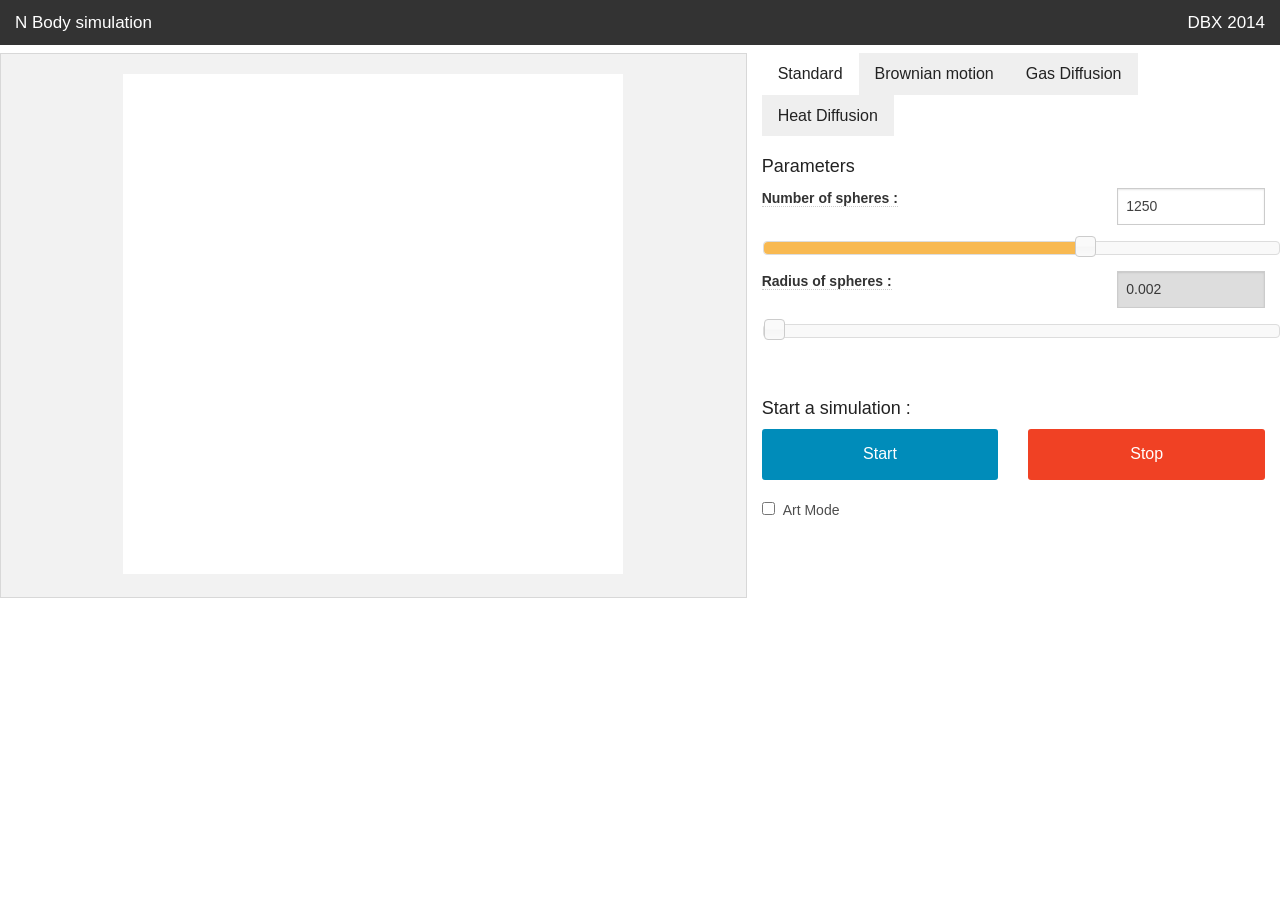
<file: index.html>
<!DOCTYPE html>
<html>
    <head>
		<meta http-equiv="Content-Type" content="text/html; charset=utf-8"/>
        <title>N-Body simulation</title>
		<script src="js/tools.js"></script>
<!---->
		<script src="js/queue.js"></script>
		 <script src="js/priorityQueue.js"></script>
		<script src="js/sphere.js"></script>
        <script src="js/FPSCounter.js"></script>
        <script src="js/logicalCore.js"></script>
       
        
		<script src="js/mainCanvas.js"></script>
<!---->
        <script src="https://ajax.googleapis.com/ajax/libs/jquery/1.11.0/jquery.min.js"></script>
        <script src="plugins/jquery-ui-1.10.4.custom/js/jquery-ui-1.10.4.custom.min.js"></script>
		<script src="plugins/foundation5.2.2/js/vendor/modernizr.js"></script>
		<script src="plugins/foundation5.2.2/js/foundation.min.js"></script>		
		<script src="plugins/foundation5.2.2/js/foundation/foundation.tooltip.js"></script>
		<script src="plugins/foundation5.2.2/js/foundation/foundation.alert.js"></script>
		
        <link href="plugins/jquery-ui-1.10.4.custom/css/ui-lightness/jquery-ui-1.10.4.custom.min.css" type="text/css" rel="stylesheet" />
        <link href="plugins/foundation5.2.2/css/foundation.min.css" type="text/css" rel="stylesheet" />
		<link href="css/NBody.css" type="text/css" rel="stylesheet" />
    </head>
    <body>
		<div class="fixed">
			<nav class="top-bar" data-topbar>
				<ul class="title-area">
					<li class="name">
						<h1><a href="#">N Body simulation</a></h1>
					</li>
				</ul>
				 <section class="top-bar-section">
					<ul class="right">
						<li class="name">
							<h1><a href="#">DBX 2014</a></h1>
						</li>
					</ul>
				</section>
			</nav>
		</div>
		<div class="row ">
			<div class="large-12 columns">
				<h1>  </h1>
			</div>
		</div>
		<div class="row">
			<div class="large-7 columns ">
				<div class="row text-center panel">
					<div class="large-12 columns">
						<canvas id="my_canvas" width="500" height="500">
							Canvas is not supported by your browser.
						</canvas>
					</div>
				</div>
			</div>
			<div class="large-5 columns">
				<dl class="tabs" data-tab>
					<dd id="standard" class="active"><a href="#panelStandard">Standard</a></dd>
					<dd id="brownian"><a href="#panelBrownian">Brownian motion</a></dd>
					<dd id="gasDiffusion"><a href="#panelGasDiffusion">Gas Diffusion</a></dd>
					<dd id="heatDiffusion"><a href="#panelHeatDiffusion">Heat Diffusion</a></dd>
				</dl>
			</div>
			<div class="large-5 columns">
				<div class="tabs-content ">
					<div class="content active" id="panelStandard">
						<div class="row ">
							<div class="large-12 columns">
								<h5> Parameters </h5>
							</div>
						</div>

						<div class="row">
							<label>
								<div class="large-8 columns">
									<span data-tooltip class="has-tip" title="Too many spheres won't fit in the area.">Number of spheres :</span>
								</div>
								<div class ="large-4  columns">	
									<input type="number" step="any" id="numberOfSphereDisplayNormal"/>	
								</div>
							</label>
						</div>
						<div class="row" style="padding-left : 1em; margin-bottom : 1em;">
							<div class="large-12 columns" >
								<div id="numberOfSpheresNormal" class="row"></div>
							</div>
						</div>
						
						<div class="row">
							<label>
								<div class="large-8 columns">
									<span data-tooltip class="has-tip" title="Too big spheres won't fit in the area.">Radius of spheres : </span>
								</div>
								<div class ="large-4  columns">	
									<input type="number" step="any" id="radiusDisplayNormal"/>
								</div>
							</label>
						</div>
						<div class="row" style="padding-left : 1em; margin-bottom : 1em;">
							<div class ="large-12 columns">
								<div id="radiusOfSpheresNormal" class="row"></div>
							</div>
						</div>
					</div>
					<div class="content" id="panelBrownian">
						<div class="row ">
							<div class="large-12 columns">
								<h5> Parameters </h5>
							</div>
						</div>
						<div class="row">
							<div class ="large-12 columns">
								<div id="infos" ></div>
							</div>
						</div>

						<div class="row">
							<label>
								<div class="large-8 columns">
									<span data-tooltip class="has-tip" title="Too many spheres won't fit in the area.">Number of spheres :</span>
								</div>
								<div class ="large-4  columns">	
									<input type="number" step="any" id="numberOfSphereDisplayBrownian"/>	
								</div>
							</label>
						</div>
						<div class="row" style="padding-left : 1em; margin-bottom : 1em;">
							<div class="large-12 columns" >
								<div id="numberOfSpheresBrownian" class="row"></div>
							</div>
						</div>
						
						<div class="row">
							<label>
								<div class="large-8 columns">
									<span data-tooltip class="has-tip" title="Too big spheres won't fit in the area.">Radius of spheres : </span>
								</div>
								<div class ="large-4  columns">	
									<input type="number" step="any" id="radiusDisplayBrownian"/>
								</div>
							</label>
						</div>
						<div class="row" style="padding-left : 1em; margin-bottom : 1em;">
							<div class ="large-12 columns">
								<div id="radiusOfSpheresBrownian" class="row"></div>
							</div>
						</div>
					</div>
					<div class="content" id="panelHeatDiffusion">
						<div class="row ">
							<div class="large-12 columns">
								<h5> Parameters </h5>
							</div>
						</div>
						<div class="row">
							<div class ="large-12 columns">
								<div id="infos" ></div>
							</div>
						</div>

						<div class="row">
							<label>
								<div class="large-8 columns">
									<span data-tooltip class="has-tip" title="Too many spheres won't fit in the area.">Number of spheres :</span>
								</div>
								<div class ="large-4  columns">	
									<input type="number" step="any" id="numberOfSphereDisplayHeatDiffusion"/>	
								</div>
							</label>
						</div>
						<div class="row" style="padding-left : 1em; margin-bottom : 1em;">
							<div class="large-12 columns" >
								<div id="numberOfSpheresHeatDiffusion" class="row"></div>
							</div>
						</div>
						
						<div class="row">
							<label>
								<div class="large-8 columns">
									<span data-tooltip class="has-tip" title="Too big spheres won't fit in the area.">Radius of spheres : </span>
								</div>
								<div class ="large-4  columns">	
									<input type="number" step="any" id="radiusDisplayHeatDiffusion"/>
								</div>
							</label>
						</div>
						<div class="row" style="padding-left : 1em; margin-bottom : 1em;">
							<div class ="large-12 columns">
								<div id="radiusOfSpheresHeatDiffusion" class="row"></div>
							</div>
						</div>
						<div class="row">
							<label>
								<div class="large-8 columns">
									<span data-tooltip class="has-tip" title="The bigger the difference, the more visible the effects">Left Temperature : </span>
								</div>
								<div class ="large-4  columns">	
									<input type="number" step="any" id="leftTemperatureDisplayHeatDiffusion"/>
								</div>
							</label>
						</div>
						<div class="row" style="padding-left : 1em; margin-bottom : 1em;">
							<div class ="large-12 columns">
								<div id="leftTemperatureHeatDiffusion" class="row"></div>
							</div>
						</div>
						<div class="row">
							<label>
								<div class="large-8 columns">
									<span data-tooltip class="has-tip" title="The bigger the difference, the more visible the effects">Right Temperature : </span>
								</div>
								<div class ="large-4  columns">	
									<input type="number" step="any" id="rightTemperatureDisplayHeatDiffusion"/>
								</div>
							</label>
						</div>
						<div class="row" style="padding-left : 1em; margin-bottom : 1em;">
							<div class ="large-12 columns">
								<div id="rightTemperatureHeatDiffusion" class="row"></div>
							</div>
						</div>
					</div>
					<div class="content" id="panelGasDiffusion">
						<div class="row ">
							<div class="large-12 columns">
								<h5> Parameters </h5>
							</div>
						</div>
						<div class="row">
							<div class ="large-12 columns">
								<div id="infos" ></div>
							</div>
						</div>

						<div class="row">
							<label>
								<div class="large-8 columns">
									<span data-tooltip class="has-tip" title="Too many spheres won't fit in the area.">Number of spheres :</span>
								</div>
								<div class ="large-4  columns">	
									<input type="number" step="any" id="numberOfSphereDisplayGasDiffusion"/>	
								</div>
							</label>
						</div>
						<div class="row" style="padding-left : 1em; margin-bottom : 1em;">
							<div class="large-12 columns" >
								<div id="numberOfSpheresGasDiffusion" class="row"></div>
							</div>
						</div>
						
						<div class="row">
							<label>
								<div class="large-8 columns">
									<span data-tooltip class="has-tip" title="Too big spheres won't fit in the area.">Radius of spheres : </span>
								</div>
								<div class ="large-4  columns">	
									<input type="number" step="any" id="radiusDisplayGasDiffusion"/>
								</div>
							</label>
						</div>
						<div class="row" style="padding-left : 1em; margin-bottom : 1em;">
							<div class ="large-12 columns">
								<div id="radiusOfSpheresGasDiffusion" class="row"></div>
							</div>
						</div>
						<div class="row">
							<label>
								<div class="large-8 columns">
									<span data-tooltip class="has-tip" title="Speed too high may require too much computation.">Mean Velocity : </span>
								</div>
								<div class ="large-4  columns">	
									<input type="number" step="any" id="velocityDisplayGasDiffusion"/>
								</div>
							</label>
						</div>
						<div class="row" style="padding-left : 1em; margin-bottom : 1em;">
							<div class ="large-12 columns">
								<div id="velocityGasDiffusion" class="row"></div>
							</div>
						</div>
					</div>
				</div>
				<div class="row">
					<div class ="large-12 columns">
						<h5>Start a simulation :</h5>
					</div>
				</div>
				<div class="row">
					<div class ="small-6 columns">
						<button id="startButton" class="radius button expand" >Start</button>
					</div>
					<div class ="small-6 columns">
						<button id="stopSimulation" class="radius button expand alert" onclick="">Stop</button>
					</div>
				</div>
				<div class="row">
					<div class ="large-6 columns end">
						<input id="art_mod" type="checkbox"><label for="art_mod">Art Mode</label>
					</div>
				</div>
			</div>
		</div>
		<div id="temp_messages_on_top">	
		</div>
	</body>
<script src="js/buildGUI.js"></script>
<script>
	$(document).foundation();
</script>
</html>
</file>
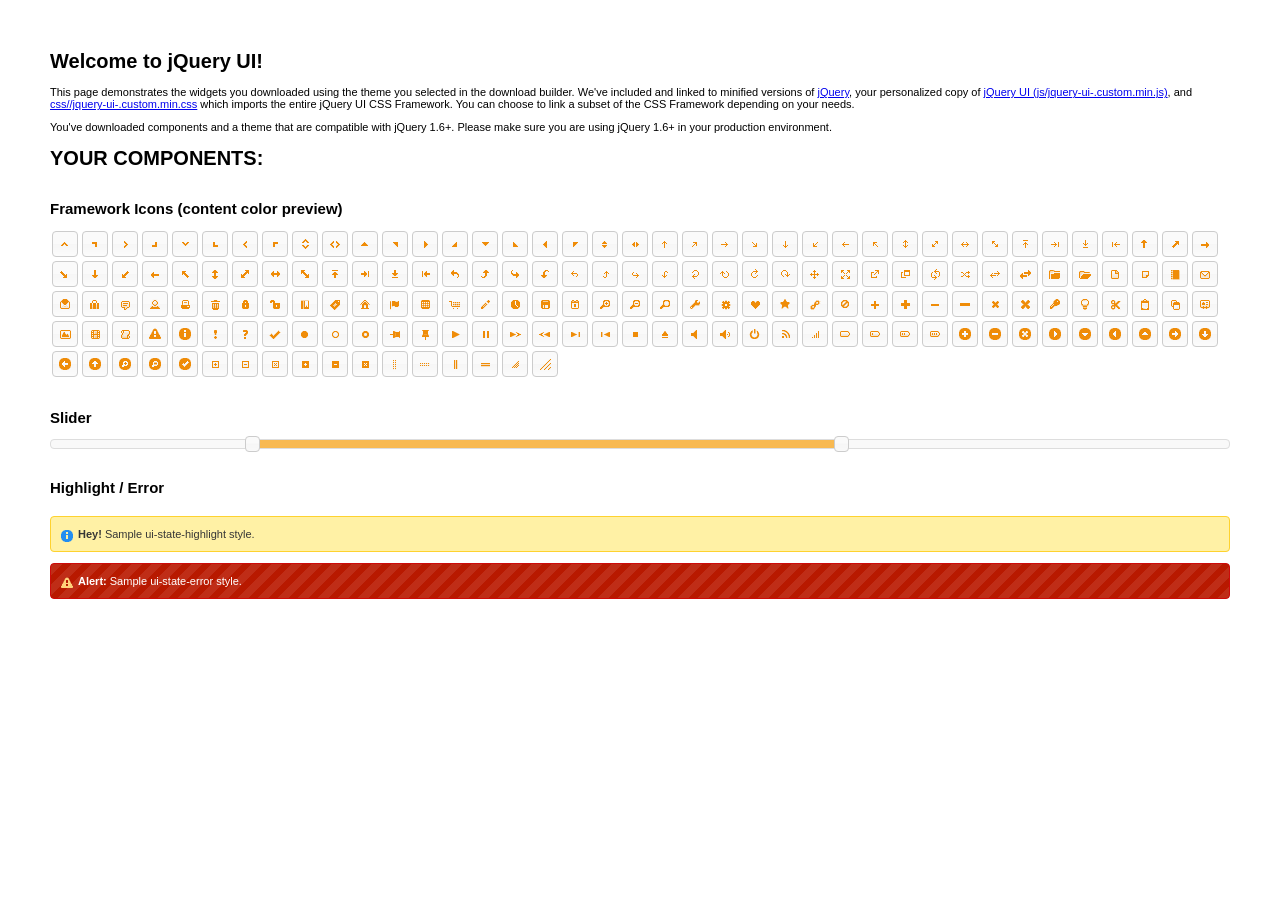
<file: plugins/jquery-ui-1.10.4.custom/index.html>
<!doctype html>
<html lang="us">
<head>
	<meta charset="utf-8">
	<title>jQuery UI Example Page</title>
	<link href="css/ui-lightness/jquery-ui-1.10.4.custom.css" rel="stylesheet">
	<script src="js/jquery-1.10.2.js"></script>
	<script src="js/jquery-ui-1.10.4.custom.js"></script>
	<script>
	$(function() {
		

		

		

		

		

		

		
		$( "#slider" ).slider({
			range: true,
			values: [ 17, 67 ]
		});
		

		

		// Hover states on the static widgets
		$( "#dialog-link, #icons li" ).hover(
			function() {
				$( this ).addClass( "ui-state-hover" );
			},
			function() {
				$( this ).removeClass( "ui-state-hover" );
			}
		);
	});
	</script>
	<style>
	body{
		font: 62.5% "Trebuchet MS", sans-serif;
		margin: 50px;
	}
	.demoHeaders {
		margin-top: 2em;
	}
	#dialog-link {
		padding: .4em 1em .4em 20px;
		text-decoration: none;
		position: relative;
	}
	#dialog-link span.ui-icon {
		margin: 0 5px 0 0;
		position: absolute;
		left: .2em;
		top: 50%;
		margin-top: -8px;
	}
	#icons {
		margin: 0;
		padding: 0;
	}
	#icons li {
		margin: 2px;
		position: relative;
		padding: 4px 0;
		cursor: pointer;
		float: left;
		list-style: none;
	}
	#icons span.ui-icon {
		float: left;
		margin: 0 4px;
	}
	.fakewindowcontain .ui-widget-overlay {
		position: absolute;
	}
	</style>
</head>
<body>

<h1>Welcome to jQuery UI!</h1>

<div class="ui-widget">
	<p>This page demonstrates the widgets you downloaded using the theme you selected in the download builder. We've included and linked to minified versions of <a href="js/jquery-1.10.2.js">jQuery</a>, your personalized copy of <a href="js/jquery-ui-.custom.min.js">jQuery UI (js/jquery-ui-.custom.min.js)</a>, and <a href="css//jquery-ui-.custom.min.css">css//jquery-ui-.custom.min.css</a> which imports the entire jQuery UI CSS Framework. You can choose to link a subset of the CSS Framework depending on your needs. </p>
	<p>You've downloaded components and a theme that are compatible with jQuery 1.6+. Please make sure you are using jQuery 1.6+ in your production environment.</p>
</div>

<h1>YOUR COMPONENTS:</h1>












<h2 class="demoHeaders">Framework Icons (content color preview)</h2>
<ul id="icons" class="ui-widget ui-helper-clearfix">
	<li class="ui-state-default ui-corner-all" title=".ui-icon-carat-1-n"><span class="ui-icon ui-icon-carat-1-n"></span></li>
	<li class="ui-state-default ui-corner-all" title=".ui-icon-carat-1-ne"><span class="ui-icon ui-icon-carat-1-ne"></span></li>
	<li class="ui-state-default ui-corner-all" title=".ui-icon-carat-1-e"><span class="ui-icon ui-icon-carat-1-e"></span></li>
	<li class="ui-state-default ui-corner-all" title=".ui-icon-carat-1-se"><span class="ui-icon ui-icon-carat-1-se"></span></li>
	<li class="ui-state-default ui-corner-all" title=".ui-icon-carat-1-s"><span class="ui-icon ui-icon-carat-1-s"></span></li>
	<li class="ui-state-default ui-corner-all" title=".ui-icon-carat-1-sw"><span class="ui-icon ui-icon-carat-1-sw"></span></li>
	<li class="ui-state-default ui-corner-all" title=".ui-icon-carat-1-w"><span class="ui-icon ui-icon-carat-1-w"></span></li>
	<li class="ui-state-default ui-corner-all" title=".ui-icon-carat-1-nw"><span class="ui-icon ui-icon-carat-1-nw"></span></li>
	<li class="ui-state-default ui-corner-all" title=".ui-icon-carat-2-n-s"><span class="ui-icon ui-icon-carat-2-n-s"></span></li>
	<li class="ui-state-default ui-corner-all" title=".ui-icon-carat-2-e-w"><span class="ui-icon ui-icon-carat-2-e-w"></span></li>
	<li class="ui-state-default ui-corner-all" title=".ui-icon-triangle-1-n"><span class="ui-icon ui-icon-triangle-1-n"></span></li>
	<li class="ui-state-default ui-corner-all" title=".ui-icon-triangle-1-ne"><span class="ui-icon ui-icon-triangle-1-ne"></span></li>
	<li class="ui-state-default ui-corner-all" title=".ui-icon-triangle-1-e"><span class="ui-icon ui-icon-triangle-1-e"></span></li>
	<li class="ui-state-default ui-corner-all" title=".ui-icon-triangle-1-se"><span class="ui-icon ui-icon-triangle-1-se"></span></li>
	<li class="ui-state-default ui-corner-all" title=".ui-icon-triangle-1-s"><span class="ui-icon ui-icon-triangle-1-s"></span></li>
	<li class="ui-state-default ui-corner-all" title=".ui-icon-triangle-1-sw"><span class="ui-icon ui-icon-triangle-1-sw"></span></li>
	<li class="ui-state-default ui-corner-all" title=".ui-icon-triangle-1-w"><span class="ui-icon ui-icon-triangle-1-w"></span></li>
	<li class="ui-state-default ui-corner-all" title=".ui-icon-triangle-1-nw"><span class="ui-icon ui-icon-triangle-1-nw"></span></li>
	<li class="ui-state-default ui-corner-all" title=".ui-icon-triangle-2-n-s"><span class="ui-icon ui-icon-triangle-2-n-s"></span></li>
	<li class="ui-state-default ui-corner-all" title=".ui-icon-triangle-2-e-w"><span class="ui-icon ui-icon-triangle-2-e-w"></span></li>
	<li class="ui-state-default ui-corner-all" title=".ui-icon-arrow-1-n"><span class="ui-icon ui-icon-arrow-1-n"></span></li>
	<li class="ui-state-default ui-corner-all" title=".ui-icon-arrow-1-ne"><span class="ui-icon ui-icon-arrow-1-ne"></span></li>
	<li class="ui-state-default ui-corner-all" title=".ui-icon-arrow-1-e"><span class="ui-icon ui-icon-arrow-1-e"></span></li>
	<li class="ui-state-default ui-corner-all" title=".ui-icon-arrow-1-se"><span class="ui-icon ui-icon-arrow-1-se"></span></li>
	<li class="ui-state-default ui-corner-all" title=".ui-icon-arrow-1-s"><span class="ui-icon ui-icon-arrow-1-s"></span></li>
	<li class="ui-state-default ui-corner-all" title=".ui-icon-arrow-1-sw"><span class="ui-icon ui-icon-arrow-1-sw"></span></li>
	<li class="ui-state-default ui-corner-all" title=".ui-icon-arrow-1-w"><span class="ui-icon ui-icon-arrow-1-w"></span></li>
	<li class="ui-state-default ui-corner-all" title=".ui-icon-arrow-1-nw"><span class="ui-icon ui-icon-arrow-1-nw"></span></li>
	<li class="ui-state-default ui-corner-all" title=".ui-icon-arrow-2-n-s"><span class="ui-icon ui-icon-arrow-2-n-s"></span></li>
	<li class="ui-state-default ui-corner-all" title=".ui-icon-arrow-2-ne-sw"><span class="ui-icon ui-icon-arrow-2-ne-sw"></span></li>
	<li class="ui-state-default ui-corner-all" title=".ui-icon-arrow-2-e-w"><span class="ui-icon ui-icon-arrow-2-e-w"></span></li>
	<li class="ui-state-default ui-corner-all" title=".ui-icon-arrow-2-se-nw"><span class="ui-icon ui-icon-arrow-2-se-nw"></span></li>
	<li class="ui-state-default ui-corner-all" title=".ui-icon-arrowstop-1-n"><span class="ui-icon ui-icon-arrowstop-1-n"></span></li>
	<li class="ui-state-default ui-corner-all" title=".ui-icon-arrowstop-1-e"><span class="ui-icon ui-icon-arrowstop-1-e"></span></li>
	<li class="ui-state-default ui-corner-all" title=".ui-icon-arrowstop-1-s"><span class="ui-icon ui-icon-arrowstop-1-s"></span></li>
	<li class="ui-state-default ui-corner-all" title=".ui-icon-arrowstop-1-w"><span class="ui-icon ui-icon-arrowstop-1-w"></span></li>
	<li class="ui-state-default ui-corner-all" title=".ui-icon-arrowthick-1-n"><span class="ui-icon ui-icon-arrowthick-1-n"></span></li>
	<li class="ui-state-default ui-corner-all" title=".ui-icon-arrowthick-1-ne"><span class="ui-icon ui-icon-arrowthick-1-ne"></span></li>
	<li class="ui-state-default ui-corner-all" title=".ui-icon-arrowthick-1-e"><span class="ui-icon ui-icon-arrowthick-1-e"></span></li>
	<li class="ui-state-default ui-corner-all" title=".ui-icon-arrowthick-1-se"><span class="ui-icon ui-icon-arrowthick-1-se"></span></li>
	<li class="ui-state-default ui-corner-all" title=".ui-icon-arrowthick-1-s"><span class="ui-icon ui-icon-arrowthick-1-s"></span></li>
	<li class="ui-state-default ui-corner-all" title=".ui-icon-arrowthick-1-sw"><span class="ui-icon ui-icon-arrowthick-1-sw"></span></li>
	<li class="ui-state-default ui-corner-all" title=".ui-icon-arrowthick-1-w"><span class="ui-icon ui-icon-arrowthick-1-w"></span></li>
	<li class="ui-state-default ui-corner-all" title=".ui-icon-arrowthick-1-nw"><span class="ui-icon ui-icon-arrowthick-1-nw"></span></li>
	<li class="ui-state-default ui-corner-all" title=".ui-icon-arrowthick-2-n-s"><span class="ui-icon ui-icon-arrowthick-2-n-s"></span></li>
	<li class="ui-state-default ui-corner-all" title=".ui-icon-arrowthick-2-ne-sw"><span class="ui-icon ui-icon-arrowthick-2-ne-sw"></span></li>
	<li class="ui-state-default ui-corner-all" title=".ui-icon-arrowthick-2-e-w"><span class="ui-icon ui-icon-arrowthick-2-e-w"></span></li>
	<li class="ui-state-default ui-corner-all" title=".ui-icon-arrowthick-2-se-nw"><span class="ui-icon ui-icon-arrowthick-2-se-nw"></span></li>
	<li class="ui-state-default ui-corner-all" title=".ui-icon-arrowthickstop-1-n"><span class="ui-icon ui-icon-arrowthickstop-1-n"></span></li>
	<li class="ui-state-default ui-corner-all" title=".ui-icon-arrowthickstop-1-e"><span class="ui-icon ui-icon-arrowthickstop-1-e"></span></li>
	<li class="ui-state-default ui-corner-all" title=".ui-icon-arrowthickstop-1-s"><span class="ui-icon ui-icon-arrowthickstop-1-s"></span></li>
	<li class="ui-state-default ui-corner-all" title=".ui-icon-arrowthickstop-1-w"><span class="ui-icon ui-icon-arrowthickstop-1-w"></span></li>
	<li class="ui-state-default ui-corner-all" title=".ui-icon-arrowreturnthick-1-w"><span class="ui-icon ui-icon-arrowreturnthick-1-w"></span></li>
	<li class="ui-state-default ui-corner-all" title=".ui-icon-arrowreturnthick-1-n"><span class="ui-icon ui-icon-arrowreturnthick-1-n"></span></li>
	<li class="ui-state-default ui-corner-all" title=".ui-icon-arrowreturnthick-1-e"><span class="ui-icon ui-icon-arrowreturnthick-1-e"></span></li>
	<li class="ui-state-default ui-corner-all" title=".ui-icon-arrowreturnthick-1-s"><span class="ui-icon ui-icon-arrowreturnthick-1-s"></span></li>
	<li class="ui-state-default ui-corner-all" title=".ui-icon-arrowreturn-1-w"><span class="ui-icon ui-icon-arrowreturn-1-w"></span></li>
	<li class="ui-state-default ui-corner-all" title=".ui-icon-arrowreturn-1-n"><span class="ui-icon ui-icon-arrowreturn-1-n"></span></li>
	<li class="ui-state-default ui-corner-all" title=".ui-icon-arrowreturn-1-e"><span class="ui-icon ui-icon-arrowreturn-1-e"></span></li>
	<li class="ui-state-default ui-corner-all" title=".ui-icon-arrowreturn-1-s"><span class="ui-icon ui-icon-arrowreturn-1-s"></span></li>
	<li class="ui-state-default ui-corner-all" title=".ui-icon-arrowrefresh-1-w"><span class="ui-icon ui-icon-arrowrefresh-1-w"></span></li>
	<li class="ui-state-default ui-corner-all" title=".ui-icon-arrowrefresh-1-n"><span class="ui-icon ui-icon-arrowrefresh-1-n"></span></li>
	<li class="ui-state-default ui-corner-all" title=".ui-icon-arrowrefresh-1-e"><span class="ui-icon ui-icon-arrowrefresh-1-e"></span></li>
	<li class="ui-state-default ui-corner-all" title=".ui-icon-arrowrefresh-1-s"><span class="ui-icon ui-icon-arrowrefresh-1-s"></span></li>
	<li class="ui-state-default ui-corner-all" title=".ui-icon-arrow-4"><span class="ui-icon ui-icon-arrow-4"></span></li>
	<li class="ui-state-default ui-corner-all" title=".ui-icon-arrow-4-diag"><span class="ui-icon ui-icon-arrow-4-diag"></span></li>
	<li class="ui-state-default ui-corner-all" title=".ui-icon-extlink"><span class="ui-icon ui-icon-extlink"></span></li>
	<li class="ui-state-default ui-corner-all" title=".ui-icon-newwin"><span class="ui-icon ui-icon-newwin"></span></li>
	<li class="ui-state-default ui-corner-all" title=".ui-icon-refresh"><span class="ui-icon ui-icon-refresh"></span></li>
	<li class="ui-state-default ui-corner-all" title=".ui-icon-shuffle"><span class="ui-icon ui-icon-shuffle"></span></li>
	<li class="ui-state-default ui-corner-all" title=".ui-icon-transfer-e-w"><span class="ui-icon ui-icon-transfer-e-w"></span></li>
	<li class="ui-state-default ui-corner-all" title=".ui-icon-transferthick-e-w"><span class="ui-icon ui-icon-transferthick-e-w"></span></li>
	<li class="ui-state-default ui-corner-all" title=".ui-icon-folder-collapsed"><span class="ui-icon ui-icon-folder-collapsed"></span></li>
	<li class="ui-state-default ui-corner-all" title=".ui-icon-folder-open"><span class="ui-icon ui-icon-folder-open"></span></li>
	<li class="ui-state-default ui-corner-all" title=".ui-icon-document"><span class="ui-icon ui-icon-document"></span></li>
	<li class="ui-state-default ui-corner-all" title=".ui-icon-document-b"><span class="ui-icon ui-icon-document-b"></span></li>
	<li class="ui-state-default ui-corner-all" title=".ui-icon-note"><span class="ui-icon ui-icon-note"></span></li>
	<li class="ui-state-default ui-corner-all" title=".ui-icon-mail-closed"><span class="ui-icon ui-icon-mail-closed"></span></li>
	<li class="ui-state-default ui-corner-all" title=".ui-icon-mail-open"><span class="ui-icon ui-icon-mail-open"></span></li>
	<li class="ui-state-default ui-corner-all" title=".ui-icon-suitcase"><span class="ui-icon ui-icon-suitcase"></span></li>
	<li class="ui-state-default ui-corner-all" title=".ui-icon-comment"><span class="ui-icon ui-icon-comment"></span></li>
	<li class="ui-state-default ui-corner-all" title=".ui-icon-person"><span class="ui-icon ui-icon-person"></span></li>
	<li class="ui-state-default ui-corner-all" title=".ui-icon-print"><span class="ui-icon ui-icon-print"></span></li>
	<li class="ui-state-default ui-corner-all" title=".ui-icon-trash"><span class="ui-icon ui-icon-trash"></span></li>
	<li class="ui-state-default ui-corner-all" title=".ui-icon-locked"><span class="ui-icon ui-icon-locked"></span></li>
	<li class="ui-state-default ui-corner-all" title=".ui-icon-unlocked"><span class="ui-icon ui-icon-unlocked"></span></li>
	<li class="ui-state-default ui-corner-all" title=".ui-icon-bookmark"><span class="ui-icon ui-icon-bookmark"></span></li>
	<li class="ui-state-default ui-corner-all" title=".ui-icon-tag"><span class="ui-icon ui-icon-tag"></span></li>
	<li class="ui-state-default ui-corner-all" title=".ui-icon-home"><span class="ui-icon ui-icon-home"></span></li>
	<li class="ui-state-default ui-corner-all" title=".ui-icon-flag"><span class="ui-icon ui-icon-flag"></span></li>
	<li class="ui-state-default ui-corner-all" title=".ui-icon-calculator"><span class="ui-icon ui-icon-calculator"></span></li>
	<li class="ui-state-default ui-corner-all" title=".ui-icon-cart"><span class="ui-icon ui-icon-cart"></span></li>
	<li class="ui-state-default ui-corner-all" title=".ui-icon-pencil"><span class="ui-icon ui-icon-pencil"></span></li>
	<li class="ui-state-default ui-corner-all" title=".ui-icon-clock"><span class="ui-icon ui-icon-clock"></span></li>
	<li class="ui-state-default ui-corner-all" title=".ui-icon-disk"><span class="ui-icon ui-icon-disk"></span></li>
	<li class="ui-state-default ui-corner-all" title=".ui-icon-calendar"><span class="ui-icon ui-icon-calendar"></span></li>
	<li class="ui-state-default ui-corner-all" title=".ui-icon-zoomin"><span class="ui-icon ui-icon-zoomin"></span></li>
	<li class="ui-state-default ui-corner-all" title=".ui-icon-zoomout"><span class="ui-icon ui-icon-zoomout"></span></li>
	<li class="ui-state-default ui-corner-all" title=".ui-icon-search"><span class="ui-icon ui-icon-search"></span></li>
	<li class="ui-state-default ui-corner-all" title=".ui-icon-wrench"><span class="ui-icon ui-icon-wrench"></span></li>
	<li class="ui-state-default ui-corner-all" title=".ui-icon-gear"><span class="ui-icon ui-icon-gear"></span></li>
	<li class="ui-state-default ui-corner-all" title=".ui-icon-heart"><span class="ui-icon ui-icon-heart"></span></li>
	<li class="ui-state-default ui-corner-all" title=".ui-icon-star"><span class="ui-icon ui-icon-star"></span></li>
	<li class="ui-state-default ui-corner-all" title=".ui-icon-link"><span class="ui-icon ui-icon-link"></span></li>
	<li class="ui-state-default ui-corner-all" title=".ui-icon-cancel"><span class="ui-icon ui-icon-cancel"></span></li>
	<li class="ui-state-default ui-corner-all" title=".ui-icon-plus"><span class="ui-icon ui-icon-plus"></span></li>
	<li class="ui-state-default ui-corner-all" title=".ui-icon-plusthick"><span class="ui-icon ui-icon-plusthick"></span></li>
	<li class="ui-state-default ui-corner-all" title=".ui-icon-minus"><span class="ui-icon ui-icon-minus"></span></li>
	<li class="ui-state-default ui-corner-all" title=".ui-icon-minusthick"><span class="ui-icon ui-icon-minusthick"></span></li>
	<li class="ui-state-default ui-corner-all" title=".ui-icon-close"><span class="ui-icon ui-icon-close"></span></li>
	<li class="ui-state-default ui-corner-all" title=".ui-icon-closethick"><span class="ui-icon ui-icon-closethick"></span></li>
	<li class="ui-state-default ui-corner-all" title=".ui-icon-key"><span class="ui-icon ui-icon-key"></span></li>
	<li class="ui-state-default ui-corner-all" title=".ui-icon-lightbulb"><span class="ui-icon ui-icon-lightbulb"></span></li>
	<li class="ui-state-default ui-corner-all" title=".ui-icon-scissors"><span class="ui-icon ui-icon-scissors"></span></li>
	<li class="ui-state-default ui-corner-all" title=".ui-icon-clipboard"><span class="ui-icon ui-icon-clipboard"></span></li>
	<li class="ui-state-default ui-corner-all" title=".ui-icon-copy"><span class="ui-icon ui-icon-copy"></span></li>
	<li class="ui-state-default ui-corner-all" title=".ui-icon-contact"><span class="ui-icon ui-icon-contact"></span></li>
	<li class="ui-state-default ui-corner-all" title=".ui-icon-image"><span class="ui-icon ui-icon-image"></span></li>
	<li class="ui-state-default ui-corner-all" title=".ui-icon-video"><span class="ui-icon ui-icon-video"></span></li>
	<li class="ui-state-default ui-corner-all" title=".ui-icon-script"><span class="ui-icon ui-icon-script"></span></li>
	<li class="ui-state-default ui-corner-all" title=".ui-icon-alert"><span class="ui-icon ui-icon-alert"></span></li>
	<li class="ui-state-default ui-corner-all" title=".ui-icon-info"><span class="ui-icon ui-icon-info"></span></li>
	<li class="ui-state-default ui-corner-all" title=".ui-icon-notice"><span class="ui-icon ui-icon-notice"></span></li>
	<li class="ui-state-default ui-corner-all" title=".ui-icon-help"><span class="ui-icon ui-icon-help"></span></li>
	<li class="ui-state-default ui-corner-all" title=".ui-icon-check"><span class="ui-icon ui-icon-check"></span></li>
	<li class="ui-state-default ui-corner-all" title=".ui-icon-bullet"><span class="ui-icon ui-icon-bullet"></span></li>
	<li class="ui-state-default ui-corner-all" title=".ui-icon-radio-off"><span class="ui-icon ui-icon-radio-off"></span></li>
	<li class="ui-state-default ui-corner-all" title=".ui-icon-radio-on"><span class="ui-icon ui-icon-radio-on"></span></li>
	<li class="ui-state-default ui-corner-all" title=".ui-icon-pin-w"><span class="ui-icon ui-icon-pin-w"></span></li>
	<li class="ui-state-default ui-corner-all" title=".ui-icon-pin-s"><span class="ui-icon ui-icon-pin-s"></span></li>
	<li class="ui-state-default ui-corner-all" title=".ui-icon-play"><span class="ui-icon ui-icon-play"></span></li>
	<li class="ui-state-default ui-corner-all" title=".ui-icon-pause"><span class="ui-icon ui-icon-pause"></span></li>
	<li class="ui-state-default ui-corner-all" title=".ui-icon-seek-next"><span class="ui-icon ui-icon-seek-next"></span></li>
	<li class="ui-state-default ui-corner-all" title=".ui-icon-seek-prev"><span class="ui-icon ui-icon-seek-prev"></span></li>
	<li class="ui-state-default ui-corner-all" title=".ui-icon-seek-end"><span class="ui-icon ui-icon-seek-end"></span></li>
	<li class="ui-state-default ui-corner-all" title=".ui-icon-seek-first"><span class="ui-icon ui-icon-seek-first"></span></li>
	<li class="ui-state-default ui-corner-all" title=".ui-icon-stop"><span class="ui-icon ui-icon-stop"></span></li>
	<li class="ui-state-default ui-corner-all" title=".ui-icon-eject"><span class="ui-icon ui-icon-eject"></span></li>
	<li class="ui-state-default ui-corner-all" title=".ui-icon-volume-off"><span class="ui-icon ui-icon-volume-off"></span></li>
	<li class="ui-state-default ui-corner-all" title=".ui-icon-volume-on"><span class="ui-icon ui-icon-volume-on"></span></li>
	<li class="ui-state-default ui-corner-all" title=".ui-icon-power"><span class="ui-icon ui-icon-power"></span></li>
	<li class="ui-state-default ui-corner-all" title=".ui-icon-signal-diag"><span class="ui-icon ui-icon-signal-diag"></span></li>
	<li class="ui-state-default ui-corner-all" title=".ui-icon-signal"><span class="ui-icon ui-icon-signal"></span></li>
	<li class="ui-state-default ui-corner-all" title=".ui-icon-battery-0"><span class="ui-icon ui-icon-battery-0"></span></li>
	<li class="ui-state-default ui-corner-all" title=".ui-icon-battery-1"><span class="ui-icon ui-icon-battery-1"></span></li>
	<li class="ui-state-default ui-corner-all" title=".ui-icon-battery-2"><span class="ui-icon ui-icon-battery-2"></span></li>
	<li class="ui-state-default ui-corner-all" title=".ui-icon-battery-3"><span class="ui-icon ui-icon-battery-3"></span></li>
	<li class="ui-state-default ui-corner-all" title=".ui-icon-circle-plus"><span class="ui-icon ui-icon-circle-plus"></span></li>
	<li class="ui-state-default ui-corner-all" title=".ui-icon-circle-minus"><span class="ui-icon ui-icon-circle-minus"></span></li>
	<li class="ui-state-default ui-corner-all" title=".ui-icon-circle-close"><span class="ui-icon ui-icon-circle-close"></span></li>
	<li class="ui-state-default ui-corner-all" title=".ui-icon-circle-triangle-e"><span class="ui-icon ui-icon-circle-triangle-e"></span></li>
	<li class="ui-state-default ui-corner-all" title=".ui-icon-circle-triangle-s"><span class="ui-icon ui-icon-circle-triangle-s"></span></li>
	<li class="ui-state-default ui-corner-all" title=".ui-icon-circle-triangle-w"><span class="ui-icon ui-icon-circle-triangle-w"></span></li>
	<li class="ui-state-default ui-corner-all" title=".ui-icon-circle-triangle-n"><span class="ui-icon ui-icon-circle-triangle-n"></span></li>
	<li class="ui-state-default ui-corner-all" title=".ui-icon-circle-arrow-e"><span class="ui-icon ui-icon-circle-arrow-e"></span></li>
	<li class="ui-state-default ui-corner-all" title=".ui-icon-circle-arrow-s"><span class="ui-icon ui-icon-circle-arrow-s"></span></li>
	<li class="ui-state-default ui-corner-all" title=".ui-icon-circle-arrow-w"><span class="ui-icon ui-icon-circle-arrow-w"></span></li>
	<li class="ui-state-default ui-corner-all" title=".ui-icon-circle-arrow-n"><span class="ui-icon ui-icon-circle-arrow-n"></span></li>
	<li class="ui-state-default ui-corner-all" title=".ui-icon-circle-zoomin"><span class="ui-icon ui-icon-circle-zoomin"></span></li>
	<li class="ui-state-default ui-corner-all" title=".ui-icon-circle-zoomout"><span class="ui-icon ui-icon-circle-zoomout"></span></li>
	<li class="ui-state-default ui-corner-all" title=".ui-icon-circle-check"><span class="ui-icon ui-icon-circle-check"></span></li>
	<li class="ui-state-default ui-corner-all" title=".ui-icon-circlesmall-plus"><span class="ui-icon ui-icon-circlesmall-plus"></span></li>
	<li class="ui-state-default ui-corner-all" title=".ui-icon-circlesmall-minus"><span class="ui-icon ui-icon-circlesmall-minus"></span></li>
	<li class="ui-state-default ui-corner-all" title=".ui-icon-circlesmall-close"><span class="ui-icon ui-icon-circlesmall-close"></span></li>
	<li class="ui-state-default ui-corner-all" title=".ui-icon-squaresmall-plus"><span class="ui-icon ui-icon-squaresmall-plus"></span></li>
	<li class="ui-state-default ui-corner-all" title=".ui-icon-squaresmall-minus"><span class="ui-icon ui-icon-squaresmall-minus"></span></li>
	<li class="ui-state-default ui-corner-all" title=".ui-icon-squaresmall-close"><span class="ui-icon ui-icon-squaresmall-close"></span></li>
	<li class="ui-state-default ui-corner-all" title=".ui-icon-grip-dotted-vertical"><span class="ui-icon ui-icon-grip-dotted-vertical"></span></li>
	<li class="ui-state-default ui-corner-all" title=".ui-icon-grip-dotted-horizontal"><span class="ui-icon ui-icon-grip-dotted-horizontal"></span></li>
	<li class="ui-state-default ui-corner-all" title=".ui-icon-grip-solid-vertical"><span class="ui-icon ui-icon-grip-solid-vertical"></span></li>
	<li class="ui-state-default ui-corner-all" title=".ui-icon-grip-solid-horizontal"><span class="ui-icon ui-icon-grip-solid-horizontal"></span></li>
	<li class="ui-state-default ui-corner-all" title=".ui-icon-gripsmall-diagonal-se"><span class="ui-icon ui-icon-gripsmall-diagonal-se"></span></li>
	<li class="ui-state-default ui-corner-all" title=".ui-icon-grip-diagonal-se"><span class="ui-icon ui-icon-grip-diagonal-se"></span></li>
</ul>


<!-- Slider -->
<h2 class="demoHeaders">Slider</h2>
<div id="slider"></div>






<!-- Highlight / Error -->
<h2 class="demoHeaders">Highlight / Error</h2>
<div class="ui-widget">
	<div class="ui-state-highlight ui-corner-all" style="margin-top: 20px; padding: 0 .7em;">
		<p><span class="ui-icon ui-icon-info" style="float: left; margin-right: .3em;"></span>
		<strong>Hey!</strong> Sample ui-state-highlight style.</p>
	</div>
</div>
<br>
<div class="ui-widget">
	<div class="ui-state-error ui-corner-all" style="padding: 0 .7em;">
		<p><span class="ui-icon ui-icon-alert" style="float: left; margin-right: .3em;"></span>
		<strong>Alert:</strong> Sample ui-state-error style.</p>
	</div>
</div>

</body>
</html>
</file>
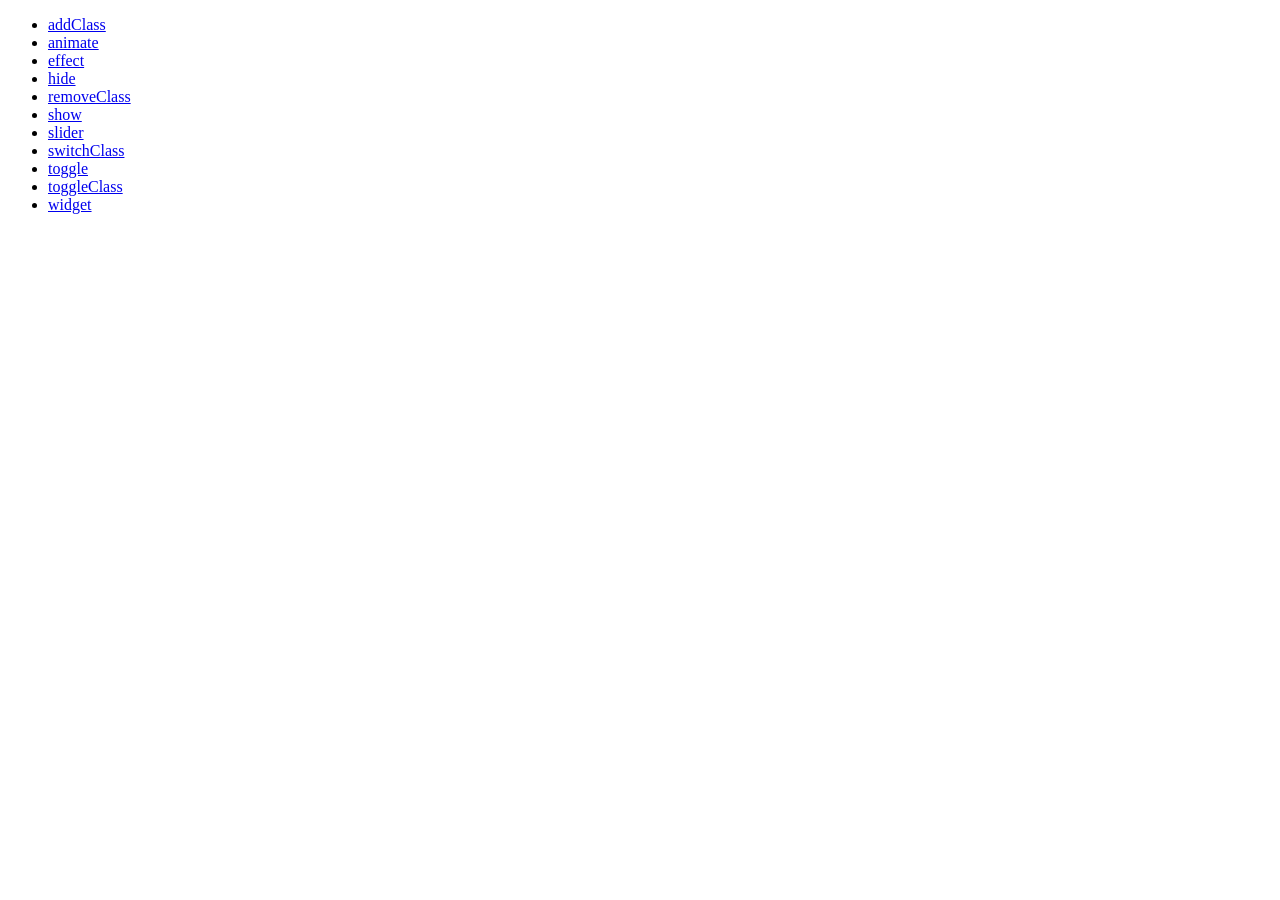
<file: plugins/jquery-ui-1.10.4.custom/development-bundle/demos/index.html>
<!doctype html>
<html lang="en">
<head>
	<meta charset="utf-8">
	<title>jQuery UI Demos</title>
</head>
<body>

<ul>
	<li><a href="addClass/">addClass</a></li>
	<li><a href="animate/">animate</a></li>
	<li><a href="effect/">effect</a></li>
	<li><a href="hide/">hide</a></li>
	<li><a href="removeClass/">removeClass</a></li>
	<li><a href="show/">show</a></li>
	<li><a href="slider/">slider</a></li>
	<li><a href="switchClass/">switchClass</a></li>
	<li><a href="toggle/">toggle</a></li>
	<li><a href="toggleClass/">toggleClass</a></li>
	<li><a href="widget/">widget</a></li>
</ul>

</body>
</html>
</file>
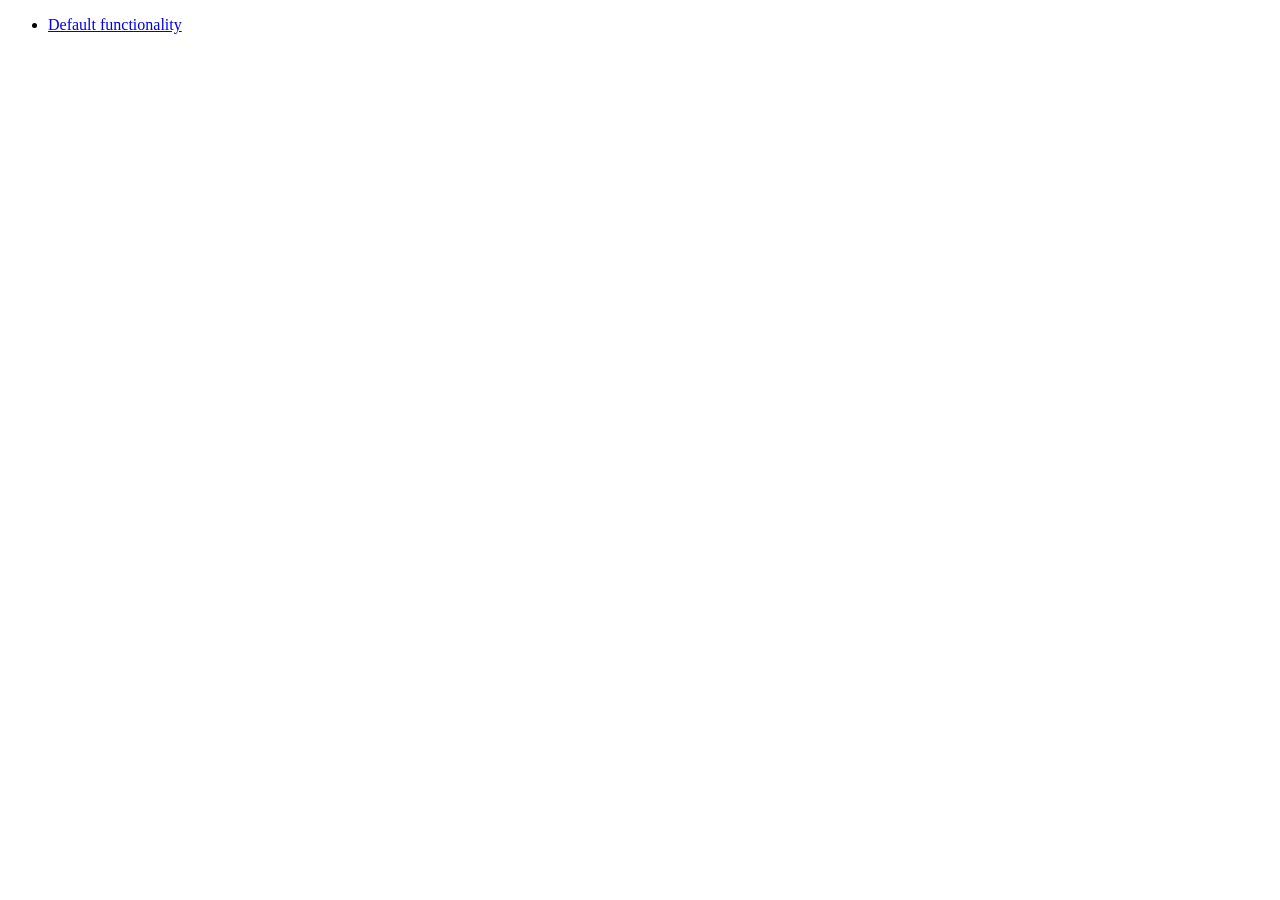
<file: plugins/jquery-ui-1.10.4.custom/development-bundle/demos/addClass/index.html>
<!doctype html>
<html lang="en">
<head>
	<meta charset="utf-8">
	<title>jQuery UI Effects Demos</title>
</head>
<body>

<ul>
	<li><a href="default.html">Default functionality</a></li>
</ul>

</body>
</html>
</file>
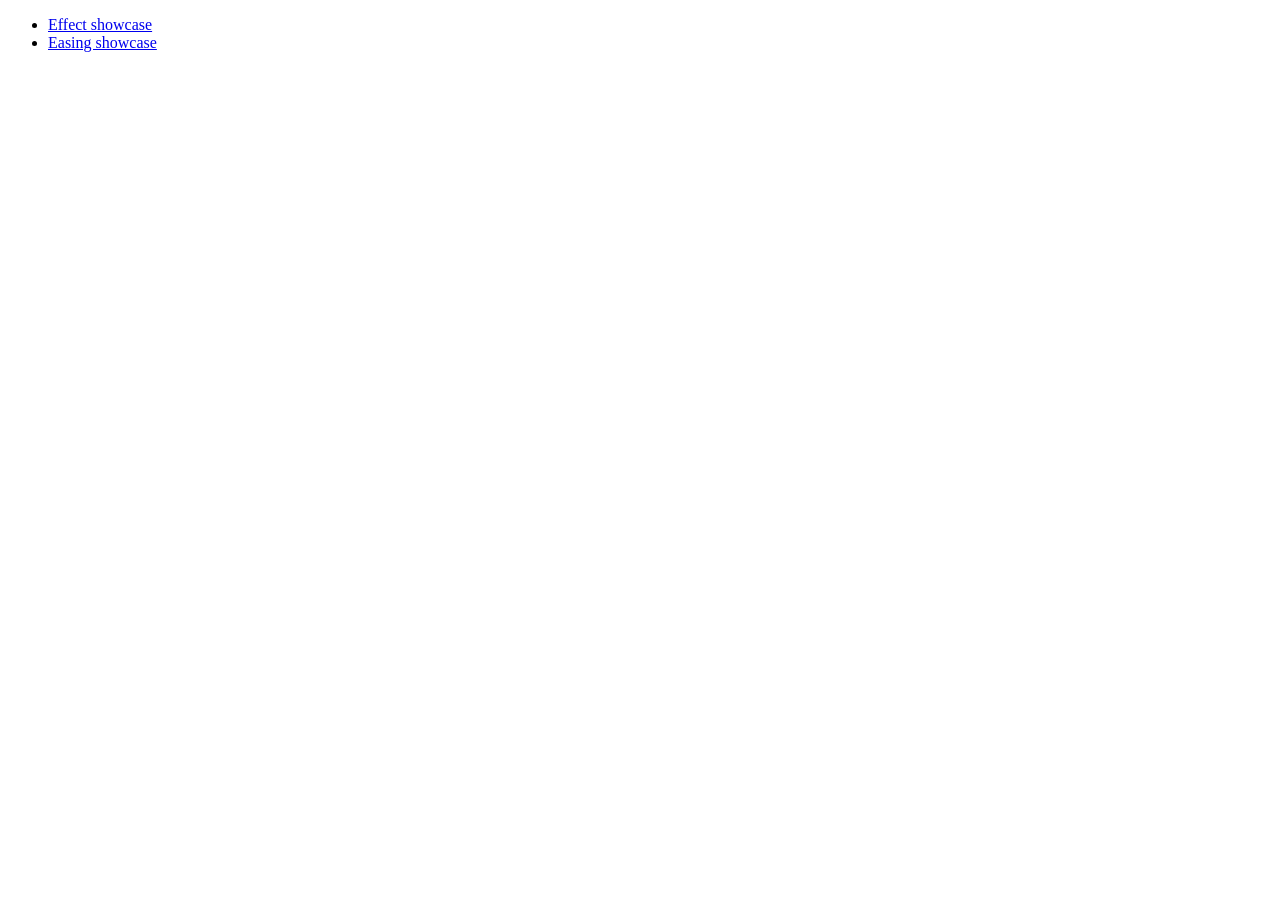
<file: plugins/jquery-ui-1.10.4.custom/development-bundle/demos/effect/index.html>
<!doctype html>
<html lang="en">
<head>
	<meta charset="utf-8">
	<title>jQuery UI Effects Demos</title>
</head>
<body>

<ul>
	<li><a href="default.html">Effect showcase</a></li>
	<li><a href="easing.html">Easing showcase</a></li>
</ul>

</body>
</html>
</file>
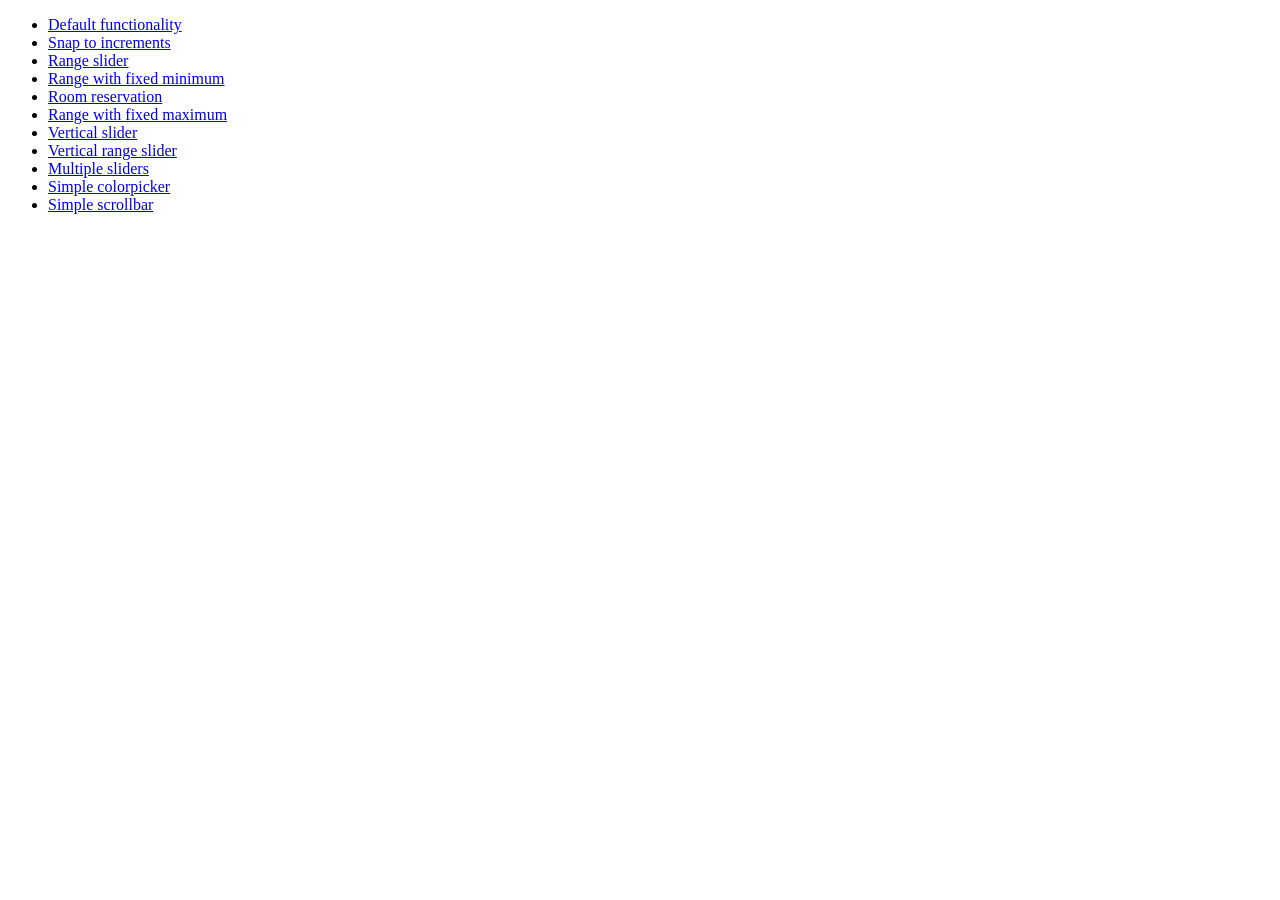
<file: plugins/jquery-ui-1.10.4.custom/development-bundle/demos/slider/index.html>
<!doctype html>
<html lang="en">
<head>
	<meta charset="utf-8">
	<title>jQuery UI Slider Demos</title>
</head>
<body>

<ul>
	<li><a href="default.html">Default functionality</a></li>
	<li><a href="steps.html">Snap to increments</a></li>
	<li><a href="range.html">Range slider</a></li>
	<li><a href="rangemin.html">Range with fixed minimum</a></li>
	<li><a href="hotelrooms.html">Room reservation</a></li>
	<li><a href="rangemax.html">Range with fixed maximum</a></li>
	<li><a href="slider-vertical.html">Vertical slider</a></li>
	<li><a href="range-vertical.html">Vertical range slider</a></li>
	<li><a href="multiple-vertical.html">Multiple sliders</a></li>
	<li><a href="colorpicker.html">Simple colorpicker</a></li>
	<li><a href="side-scroll.html">Simple scrollbar</a></li>
</ul>

</body>
</html>
</file>
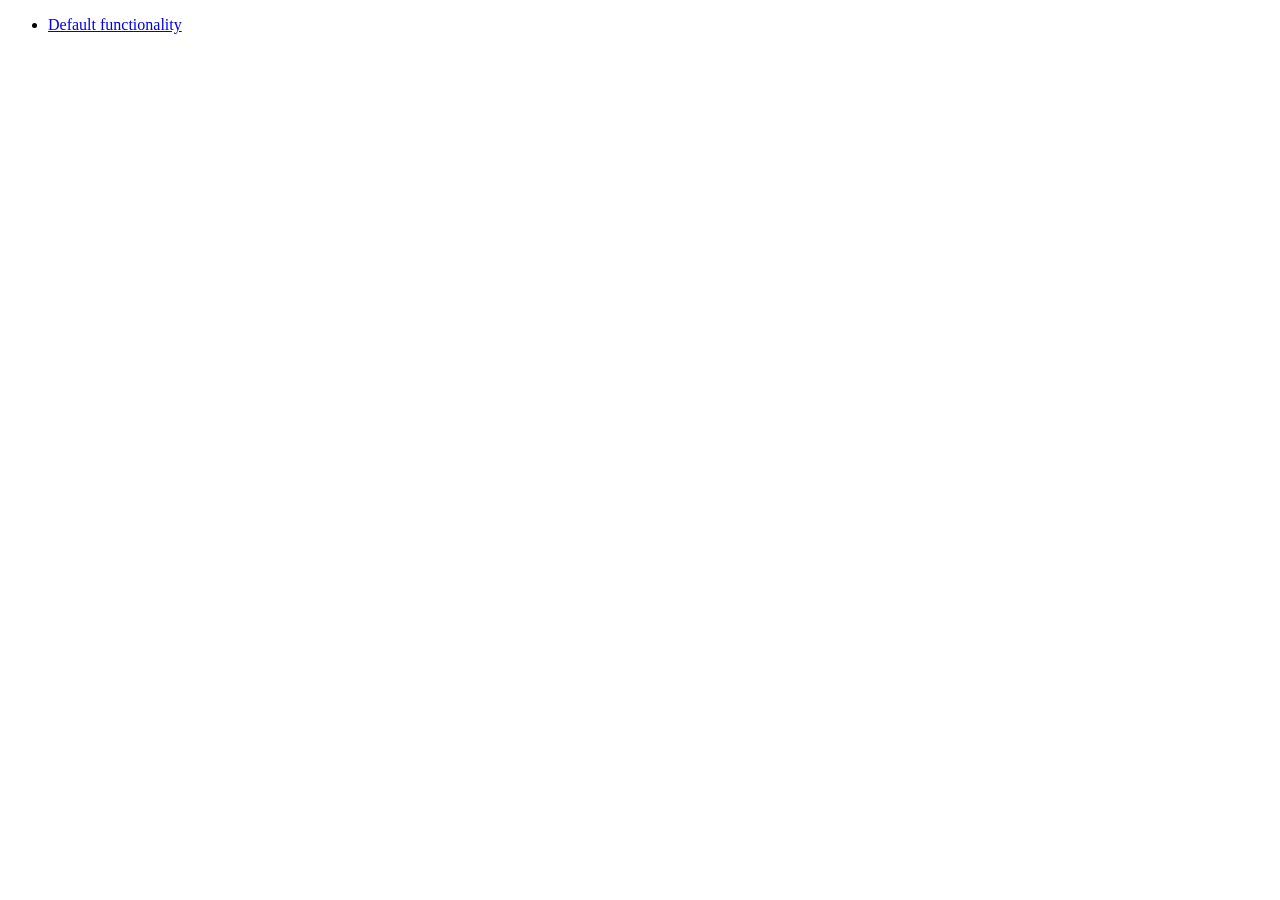
<file: plugins/jquery-ui-1.10.4.custom/development-bundle/demos/widget/index.html>
<!doctype html>
<html lang="en">
<head>
	<meta charset="utf-8">
	<title>jQuery UI Widget Demo</title>
</head>
<body>

<ul>
	<li><a href="default.html">Default functionality</a></li>
</ul>

</body>
</html>
</file>
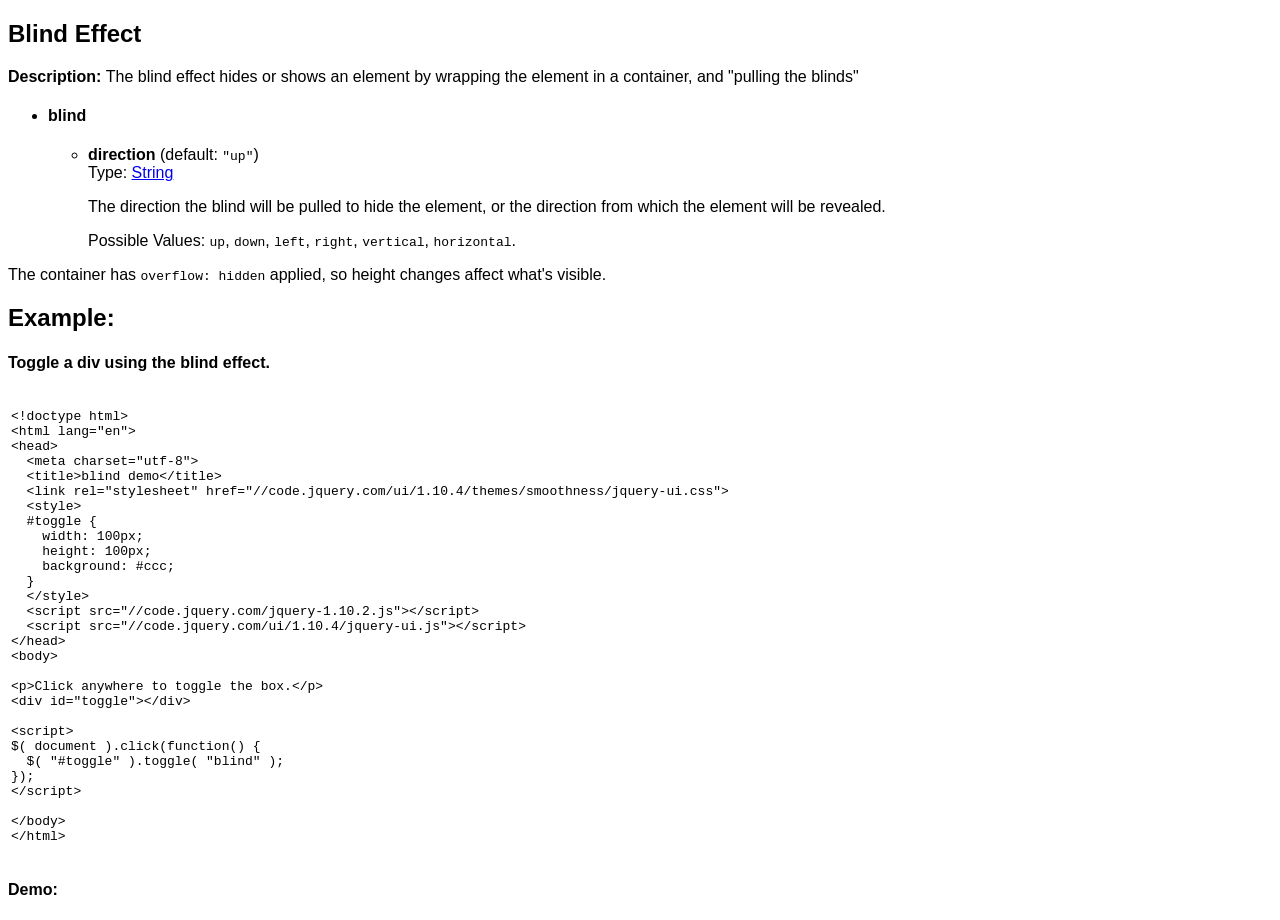
<file: plugins/jquery-ui-1.10.4.custom/development-bundle/docs/blind-effect.html>
<!doctype html>
<html lang="en">
<head>
	<meta charset="utf-8">
	<title>jQuery UI blind-effect documentation</title>

	<style>
	body {
		font-family: "Trebuchet MS", "Arial", "Helvetica", "Verdana", "sans-serif"
	}
	.gutter {
		display: none;
	}
	</style>
</head>
<body>

<script>{
		"title":
			"Blind Effect",
		"excerpt":
			"\n\t\tThe blind effect hides or shows an element by wrapping the element in a container, and \"pulling the blinds\"\n\t",
		"termSlugs": {
			"category": [
				"effects"
			]
		}
	}</script><article id="blind1" class="entry effect"><h2 class="section-title"><span>Blind Effect</span></h2>
<div class="entry-wrapper">
<p class="desc"><strong>Description: </strong>
		The blind effect hides or shows an element by wrapping the element in a container, and "pulling the blinds"
	</p>
<ul class="signatures"><li class="signature">
<h4 class="name">blind</h4>
<ul><li>
<div>
<strong>direction</strong> (default: <code>"up"</code>)</div>
<div>Type: <a href="http://api.jquery.com/Types/#String">String</a>
</div>
<div>
				<p>The direction the blind will be pulled to hide the element, or the direction from which the element will be revealed.</p>
				<p>Possible Values: <code>up</code>, <code>down</code>, <code>left</code>, <code>right</code>, <code>vertical</code>, <code>horizontal</code>.</p>
			</div>
</li></ul>
</li></ul>
<div class="longdesc" id="entry-longdesc">
		<p>The container has <code>overflow: hidden</code> applied, so height changes affect what's visible.</p>
	</div>
<section class="entry-examples" id="entry-examples"><header><h2>Example:</h2></header><div class="entry-example" id="example-0">
<h4><span class="desc">Toggle a div using the blind effect.</span></h4>
<div class="syntaxhighlighter xml ">
	<table>
		<tbody>
			<tr>
				<td class="gutter">
					
						<div class="line n1">1</div>
					
						<div class="line n2">2</div>
					
						<div class="line n3">3</div>
					
						<div class="line n4">4</div>
					
						<div class="line n5">5</div>
					
						<div class="line n6">6</div>
					
						<div class="line n7">7</div>
					
						<div class="line n8">8</div>
					
						<div class="line n9">9</div>
					
						<div class="line n10">10</div>
					
						<div class="line n11">11</div>
					
						<div class="line n12">12</div>
					
						<div class="line n13">13</div>
					
						<div class="line n14">14</div>
					
						<div class="line n15">15</div>
					
						<div class="line n16">16</div>
					
						<div class="line n17">17</div>
					
						<div class="line n18">18</div>
					
						<div class="line n19">19</div>
					
						<div class="line n20">20</div>
					
						<div class="line n21">21</div>
					
						<div class="line n22">22</div>
					
						<div class="line n23">23</div>
					
						<div class="line n24">24</div>
					
						<div class="line n25">25</div>
					
						<div class="line n26">26</div>
					
						<div class="line n27">27</div>
					
						<div class="line n28">28</div>
					
						<div class="line n29">29</div>
					
				</td>
				<td class="code">
					<pre><div class="container"><div class="line"><code><span class="doctype">&lt;!doctype html&gt;</span></code></div></div><div class="container"><div class="line"><code><span class="tag">&lt;<span class="title">html</span> <span class="attribute">lang</span>=<span class="value">"en"</span>&gt;</span></code></div></div><div class="container"><div class="line"><code><span class="tag">&lt;<span class="title">head</span>&gt;</span></code></div></div><div class="container"><div class="line"><code>  <span class="tag">&lt;<span class="title">meta</span> <span class="attribute">charset</span>=<span class="value">"utf-8"</span>&gt;</span></code></div></div><div class="container"><div class="line"><code>  <span class="tag">&lt;<span class="title">title</span>&gt;</span>blind demo<span class="tag">&lt;/<span class="title">title</span>&gt;</span></code></div></div><div class="container"><div class="line"><code>  <span class="tag">&lt;<span class="title">link</span> <span class="attribute">rel</span>=<span class="value">"stylesheet"</span> <span class="attribute">href</span>=<span class="value">"//code.jquery.com/ui/1.10.4/themes/smoothness/jquery-ui.css"</span>&gt;</span></code></div></div><div class="container"><div class="line"><code>  <span class="tag">&lt;<span class="title">style</span>&gt;</span><span class="css"></span></code></div></div><div class="container"><div class="line"><code>  <span class="id">#toggle</span> <span class="rules">{</span></code></div></div><div class="container"><div class="line"><code>    <span class="rule"><span class="attribute">width</span>:<span class="value"> <span class="number">100</span>px;</span></span></code></div></div><div class="container"><div class="line"><code>    <span class="rule"><span class="attribute">height</span>:<span class="value"> <span class="number">100</span>px;</span></span></code></div></div><div class="container"><div class="line"><code>    <span class="rule"><span class="attribute">background</span>:<span class="value"> <span class="hexcolor">#ccc</span>;</span></span></code></div></div><div class="container"><div class="line"><code>  <span class="rule">}</span></code></div></div><div class="container"><div class="line"><code>  <span class="tag">&lt;/<span class="title">style</span>&gt;</span></code></div></div><div class="container"><div class="line"><code>  <span class="tag">&lt;<span class="title">script</span> <span class="attribute">src</span>=<span class="value">"//code.jquery.com/jquery-1.10.2.js"</span>&gt;</span><span class="javascript"></span><span class="tag">&lt;/<span class="title">script</span>&gt;</span></code></div></div><div class="container"><div class="line"><code>  <span class="tag">&lt;<span class="title">script</span> <span class="attribute">src</span>=<span class="value">"//code.jquery.com/ui/1.10.4/jquery-ui.js"</span>&gt;</span><span class="javascript"></span><span class="tag">&lt;/<span class="title">script</span>&gt;</span></code></div></div><div class="container"><div class="line"><code><span class="tag">&lt;/<span class="title">head</span>&gt;</span></code></div></div><div class="container"><div class="line"><code><span class="tag">&lt;<span class="title">body</span>&gt;</span></code></div></div><div class="container"><div class="line"><code> </code></div></div><div class="container"><div class="line"><code><span class="tag">&lt;<span class="title">p</span>&gt;</span>Click anywhere to toggle the box.<span class="tag">&lt;/<span class="title">p</span>&gt;</span></code></div></div><div class="container"><div class="line"><code><span class="tag">&lt;<span class="title">div</span> <span class="attribute">id</span>=<span class="value">"toggle"</span>&gt;</span><span class="tag">&lt;/<span class="title">div</span>&gt;</span></code></div></div><div class="container"><div class="line"><code> </code></div></div><div class="container"><div class="line"><code><span class="tag">&lt;<span class="title">script</span>&gt;</span><span class="javascript"></span></code></div></div><div class="container"><div class="line"><code>$( document ).click(<span class="keyword">function</span>() {</code></div></div><div class="container"><div class="line"><code>  $( <span class="string">"#toggle"</span> ).toggle( <span class="string">"blind"</span> );</code></div></div><div class="container"><div class="line"><code>});</code></div></div><div class="container"><div class="line"><code><span class="tag">&lt;/<span class="title">script</span>&gt;</span></code></div></div><div class="container"><div class="line"><code> </code></div></div><div class="container"><div class="line"><code><span class="tag">&lt;/<span class="title">body</span>&gt;</span></code></div></div><div class="container"><div class="line"><code><span class="tag">&lt;/<span class="title">html</span>&gt;</span></code></div></div></pre>
				</td>
			</tr>
		</tbody>
	</table>
</div>

<h4>Demo:</h4>
<div class="demo code-demo" data-height="200"></div>
</div></section>
</div></article>

</body>
</html>
</file>
<file: css/NBody.css>
body {
	font-family: 'Helvetica Neue', Helvetica, Helvetica, Arial, sans-serif;
	font-size: 16px;
	font-style: normal;
	font-weight: normal;
}
.row { max-width: 1650px; }
p{
	line-height : 1.5;
}
.tabs dd>a {
	padding : 0.5rem 1rem;
}
canvas {
	background-color : white;
}
div#temp_messages_on_top{
	position : fixed;
	z-index : 99;
	top : 0px;
	left : 35%;
	width : 30%;
	height : 45px;
}
.msg {
	border-style: solid;
	border-width: 1px;
	display: block;
	font-weight: normal;
	padding-top : 0.875rem;
	padding-left : 1.5rem;
	padding-bottom : 0.875rem;
	padding-right : 0.875rem;
	font-size: 0.8125rem;
	transition: opacity 300ms ease-out;
	background-color: #43ac6a;
    border-color: #3a945b;
	color: white;
	border-radius: 3px;
}
.msg.alert {
	background-color: #f04124;
    border-color: #de2d0f;
}
</file>
